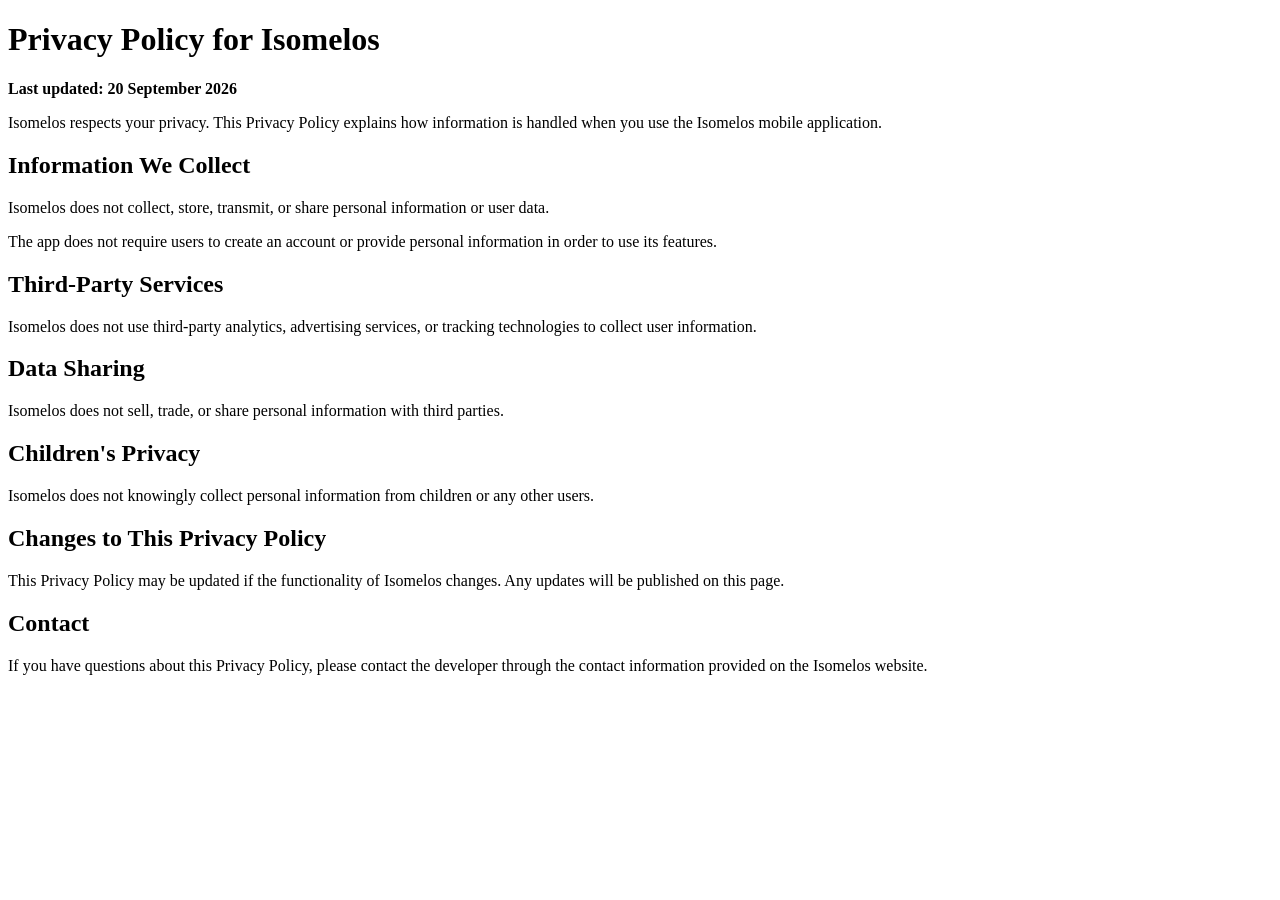
<file: privacy-policy.html>
<!DOCTYPE html>
<html lang="en">
<head>
    <meta charset="UTF-8">
    <meta name="viewport" content="width=device-width, initial-scale=1.0">
    <title>Privacy Policy - Isomelos</title>
</head>

<body>
    <h1>Privacy Policy for Isomelos</h1>

    <p><strong>Last updated: 20 September 2026</strong></p>

    <p>
        Isomelos respects your privacy. This Privacy Policy explains how
        information is handled when you use the Isomelos mobile application.
    </p>

    <h2>Information We Collect</h2>

    <p>
        Isomelos does not collect, store, transmit, or share personal
        information or user data.
    </p>

    <p>
        The app does not require users to create an account or provide
        personal information in order to use its features.
    </p>

    <h2>Third-Party Services</h2>

    <p>
        Isomelos does not use third-party analytics, advertising services,
        or tracking technologies to collect user information.
    </p>

    <h2>Data Sharing</h2>

    <p>
        Isomelos does not sell, trade, or share personal information with
        third parties.
    </p>

    <h2>Children's Privacy</h2>

    <p>
        Isomelos does not knowingly collect personal information from
        children or any other users.
    </p>

    <h2>Changes to This Privacy Policy</h2>

    <p>
        This Privacy Policy may be updated if the functionality of Isomelos
        changes. Any updates will be published on this page.
    </p>

    <h2>Contact</h2>

    <p>
        If you have questions about this Privacy Policy, please contact the
        developer through the contact information provided on the Isomelos
        website.
    </p>

</body>
</html>
</file>
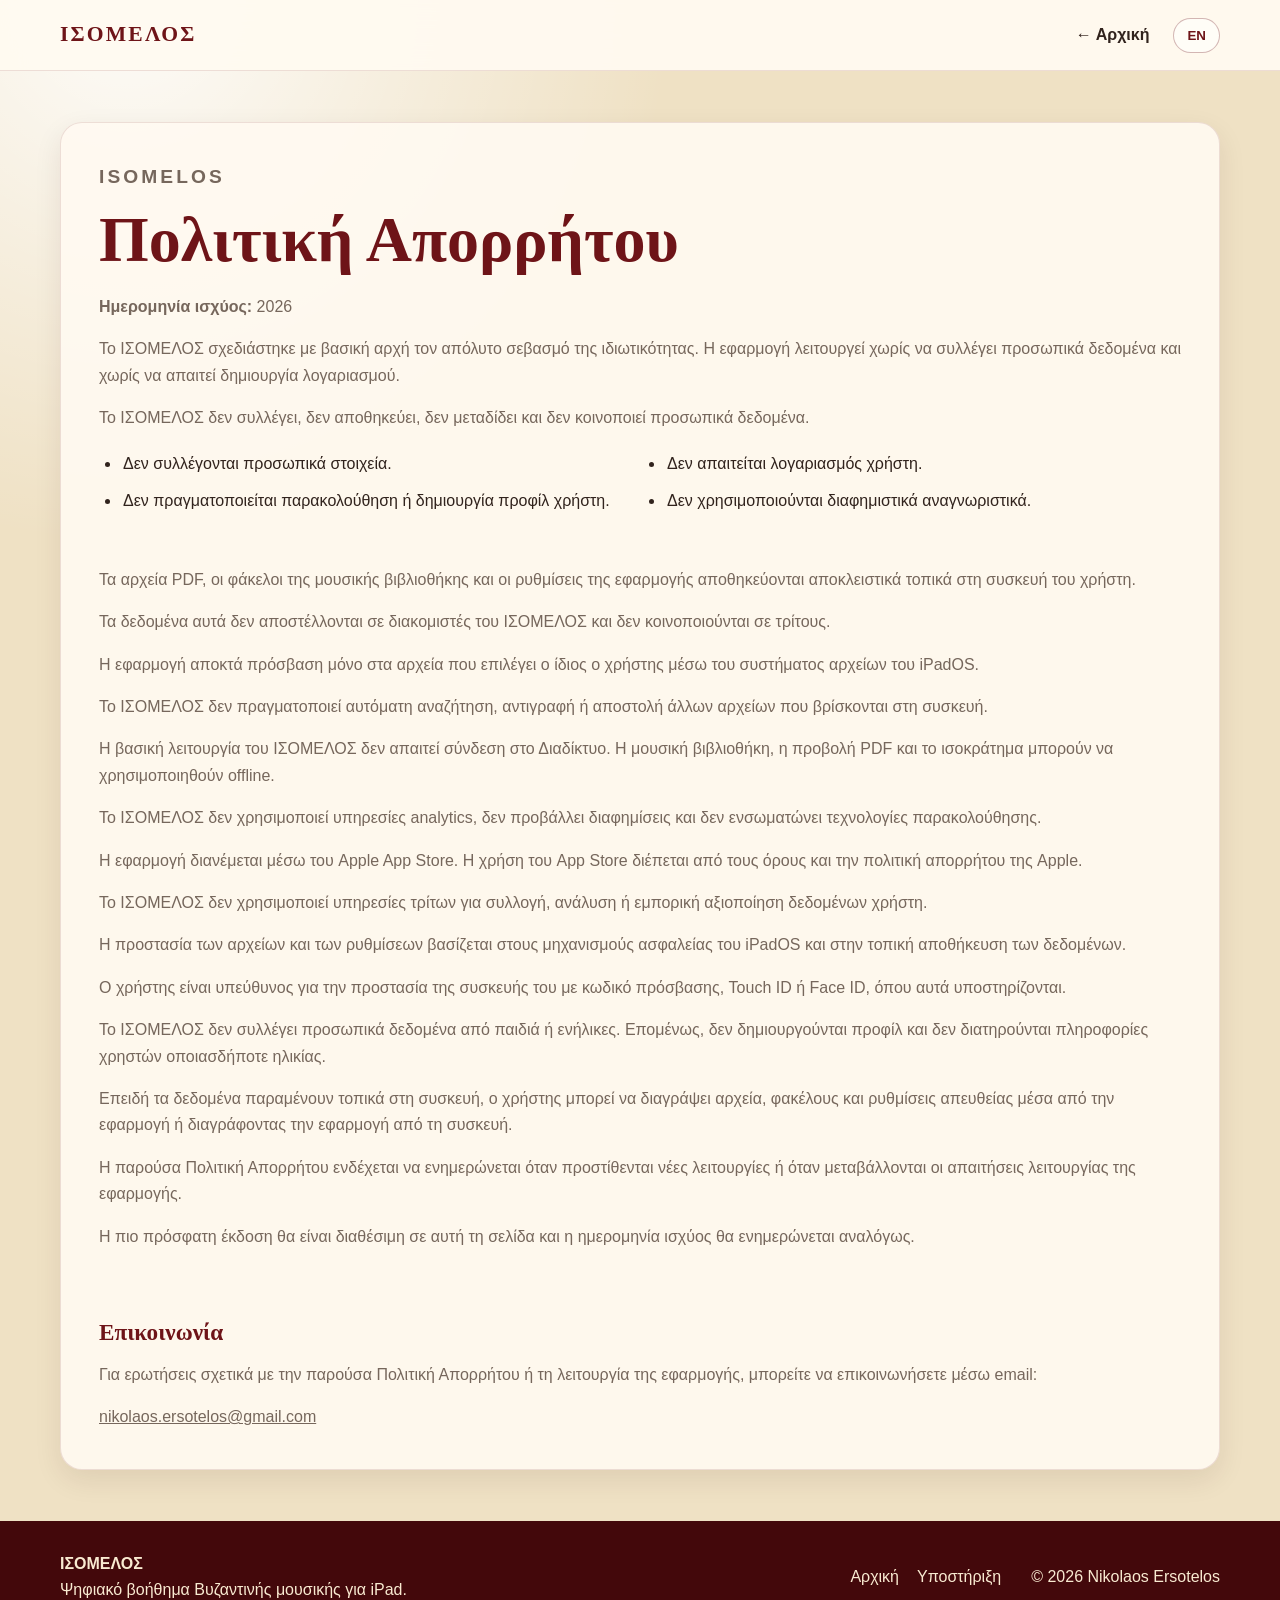
<file: privacy.html>
<!doctype html>
<html lang="el">

<head>
  <meta charset="utf-8">

  <meta
    name="viewport"
    content="width=device-width, initial-scale=1"
  >

  <meta
    name="description"
    content="Πολιτική Απορρήτου της εφαρμογής ΙΣΟΜΕΛΟΣ για iPad."
  >

  <meta
    name="theme-color"
    content="#6e1418"
  >

  <title>ΙΣΟΜΕΛΟΣ — Πολιτική Απορρήτου</title>

  <link
    rel="icon"
    href="favicon.ico"
    sizes="any"
  >

  <link
    rel="icon"
    type="image/png"
    sizes="32x32"
    href="favicon-32.png"
  >

  <link
    rel="icon"
    type="image/png"
    sizes="192x192"
    href="favicon-192.png"
  >

  <link
    rel="apple-touch-icon"
    sizes="180x180"
    href="favicon-180.png"
  >

  <link
    rel="stylesheet"
    href="css/styles.css"
  >

  <script
    src="js/app.js"
    defer
  ></script>
</head>

<body>

  <header class="site-header">

    <div class="nav-wrap">

      <a
        class="brand"
        href="index.html"
      >
        ΙΣΟΜΕΛΟΣ
      </a>

      <nav id="nav">

        <a
          href="index.html"
          data-el="← Αρχική"
          data-en="← Home"
        >
          ← Αρχική
        </a>

      </nav>

      <button
        id="menuBtn"
        class="menu-btn"
        type="button"
        aria-expanded="false"
        aria-controls="nav"
        aria-label="Άνοιγμα μενού"
      >
        ☰
      </button>

      <button
        id="langBtn"
        class="lang-btn"
        type="button"
        aria-label="Αλλαγή γλώσσας"
      >
        EN
      </button>

    </div>

  </header>


  <main class="section">

    <article class="panel">

      <p class="eyebrow">
        ISOMELOS
      </p>

      <h1
        data-el="Πολιτική Απορρήτου"
        data-en="Privacy Policy"
      >
        Πολιτική Απορρήτου
      </h1>

      <p>
        <strong
          data-el="Ημερομηνία ισχύος:"
          data-en="Effective date:"
        >
          Ημερομηνία ισχύος:
        </strong>

        2026
      </p>

      <p
        data-el="Το ΙΣΟΜΕΛΟΣ σχεδιάστηκε με βασική αρχή τον απόλυτο σεβασμό της ιδιωτικότητας. Η εφαρμογή λειτουργεί χωρίς να συλλέγει προσωπικά δεδομένα και χωρίς να απαιτεί δημιουργία λογαριασμού."
        data-en="ISOMELOS has been designed with privacy as a core principle. The application operates without collecting personal information and without requiring user registration."
      >
        Το ΙΣΟΜΕΛΟΣ σχεδιάστηκε με βασική αρχή τον απόλυτο
        σεβασμό της ιδιωτικότητας. Η εφαρμογή λειτουργεί χωρίς
        να συλλέγει προσωπικά δεδομένα και χωρίς να απαιτεί
        δημιουργία λογαριασμού.
      </p>

      <p
        data-el="Το ΙΣΟΜΕΛΟΣ δεν συλλέγει, δεν αποθηκεύει, δεν μεταδίδει και δεν κοινοποιεί προσωπικά δεδομένα."
        data-en="ISOMELOS does not collect, store, transmit or share personal information."
      >
        Το ΙΣΟΜΕΛΟΣ δεν συλλέγει, δεν αποθηκεύει,
        δεν μεταδίδει και δεν κοινοποιεί προσωπικά δεδομένα.
      </p>

      <ul class="feature-list">

        <li
          data-el="Δεν συλλέγονται προσωπικά στοιχεία."
          data-en="No personal information is collected."
        >
          Δεν συλλέγονται προσωπικά στοιχεία.
        </li>

        <li
          data-el="Δεν απαιτείται λογαριασμός χρήστη."
          data-en="No user account is required."
        >
          Δεν απαιτείται λογαριασμός χρήστη.
        </li>

        <li
          data-el="Δεν πραγματοποιείται παρακολούθηση ή δημιουργία προφίλ χρήστη."
          data-en="No user tracking or profiling is performed."
        >
          Δεν πραγματοποιείται παρακολούθηση ή δημιουργία
          προφίλ χρήστη.
        </li>

        <li
          data-el="Δεν χρησιμοποιούνται διαφημιστικά αναγνωριστικά."
          data-en="No advertising identifiers are used."
        >
          Δεν χρησιμοποιούνται διαφημιστικά αναγνωριστικά.
        </li>

      </ul>
		
		<br></br>

      <p
        data-el="Τα αρχεία PDF, οι φάκελοι της μουσικής βιβλιοθήκης και οι ρυθμίσεις της εφαρμογής αποθηκεύονται αποκλειστικά τοπικά στη συσκευή του χρήστη."
        data-en="PDF files, music library folders and application settings are stored exclusively and locally on the user's device."
      >
        Τα αρχεία PDF, οι φάκελοι της μουσικής βιβλιοθήκης
        και οι ρυθμίσεις της εφαρμογής αποθηκεύονται
        αποκλειστικά τοπικά στη συσκευή του χρήστη.
      </p>

      <p
        data-el="Τα δεδομένα αυτά δεν αποστέλλονται σε διακομιστές του ΙΣΟΜΕΛΟΣ και δεν κοινοποιούνται σε τρίτους."
        data-en="This information is not sent to ISOMELOS servers and is not shared with third parties."
      >
        Τα δεδομένα αυτά δεν αποστέλλονται σε διακομιστές
        του ΙΣΟΜΕΛΟΣ και δεν κοινοποιούνται σε τρίτους.
      </p>

      <p
        data-el="Η εφαρμογή αποκτά πρόσβαση μόνο στα αρχεία που επιλέγει ο ίδιος ο χρήστης μέσω του συστήματος αρχείων του iPadOS."
        data-en="The application accesses only the files that the user explicitly selects through the iPadOS file system."
      >
        Η εφαρμογή αποκτά πρόσβαση μόνο στα αρχεία που επιλέγει
        ο ίδιος ο χρήστης μέσω του συστήματος αρχείων του iPadOS.
      </p>

      <p
        data-el="Το ΙΣΟΜΕΛΟΣ δεν πραγματοποιεί αυτόματη αναζήτηση, αντιγραφή ή αποστολή άλλων αρχείων που βρίσκονται στη συσκευή."
        data-en="ISOMELOS does not automatically scan, copy or upload other files stored on the device."
      >
        Το ΙΣΟΜΕΛΟΣ δεν πραγματοποιεί αυτόματη αναζήτηση,
        αντιγραφή ή αποστολή άλλων αρχείων που βρίσκονται
        στη συσκευή.
      </p>

      <p
        data-el="Η βασική λειτουργία του ΙΣΟΜΕΛΟΣ δεν απαιτεί σύνδεση στο Διαδίκτυο. Η μουσική βιβλιοθήκη, η προβολή PDF και το ισοκράτημα μπορούν να χρησιμοποιηθούν offline."
        data-en="The core functionality of ISOMELOS does not require an Internet connection. The music library, PDF viewer and ison features can be used offline."
      >
        Η βασική λειτουργία του ΙΣΟΜΕΛΟΣ δεν απαιτεί σύνδεση
        στο Διαδίκτυο. Η μουσική βιβλιοθήκη, η προβολή PDF
        και το ισοκράτημα μπορούν να χρησιμοποιηθούν offline.
      </p>

      <p
        data-el="Το ΙΣΟΜΕΛΟΣ δεν χρησιμοποιεί υπηρεσίες analytics, δεν προβάλλει διαφημίσεις και δεν ενσωματώνει τεχνολογίες παρακολούθησης."
        data-en="ISOMELOS does not use analytics services, does not display advertising and does not include tracking technologies."
      >
        Το ΙΣΟΜΕΛΟΣ δεν χρησιμοποιεί υπηρεσίες analytics,
        δεν προβάλλει διαφημίσεις και δεν ενσωματώνει
        τεχνολογίες παρακολούθησης.
      </p>

      <p
        data-el="Η εφαρμογή διανέμεται μέσω του Apple App Store. Η χρήση του App Store διέπεται από τους όρους και την πολιτική απορρήτου της Apple."
        data-en="The application is distributed through Apple's App Store. Use of the App Store is governed by Apple's terms and privacy policy."
      >
        Η εφαρμογή διανέμεται μέσω του Apple App Store.
        Η χρήση του App Store διέπεται από τους όρους και
        την πολιτική απορρήτου της Apple.
      </p>

      <p
        data-el="Το ΙΣΟΜΕΛΟΣ δεν χρησιμοποιεί υπηρεσίες τρίτων για συλλογή, ανάλυση ή εμπορική αξιοποίηση δεδομένων χρήστη."
        data-en="ISOMELOS does not use third-party services to collect, analyse or commercially exploit user data."
      >
        Το ΙΣΟΜΕΛΟΣ δεν χρησιμοποιεί υπηρεσίες τρίτων για
        συλλογή, ανάλυση ή εμπορική αξιοποίηση δεδομένων χρήστη.
      </p>

      <p
        data-el="Η προστασία των αρχείων και των ρυθμίσεων βασίζεται στους μηχανισμούς ασφαλείας του iPadOS και στην τοπική αποθήκευση των δεδομένων."
        data-en="The protection of files and settings is based on iPadOS security mechanisms and local data storage."
      >
        Η προστασία των αρχείων και των ρυθμίσεων βασίζεται
        στους μηχανισμούς ασφαλείας του iPadOS και στην τοπική
        αποθήκευση των δεδομένων.
      </p>

      <p
        data-el="Ο χρήστης είναι υπεύθυνος για την προστασία της συσκευής του με κωδικό πρόσβασης, Touch ID ή Face ID, όπου αυτά υποστηρίζονται."
        data-en="The user is responsible for protecting the device with a passcode, Touch ID or Face ID where supported."
      >
        Ο χρήστης είναι υπεύθυνος για την προστασία της
        συσκευής του με κωδικό πρόσβασης, Touch ID ή Face ID,
        όπου αυτά υποστηρίζονται.
      </p>

      <p
        data-el="Το ΙΣΟΜΕΛΟΣ δεν συλλέγει προσωπικά δεδομένα από παιδιά ή ενήλικες. Επομένως, δεν δημιουργούνται προφίλ και δεν διατηρούνται πληροφορίες χρηστών οποιασδήποτε ηλικίας."
        data-en="ISOMELOS does not collect personal information from children or adults. Therefore, no profiles are created and no user information is retained for users of any age."
      >
        Το ΙΣΟΜΕΛΟΣ δεν συλλέγει προσωπικά δεδομένα από παιδιά
        ή ενήλικες. Επομένως, δεν δημιουργούνται προφίλ και
        δεν διατηρούνται πληροφορίες χρηστών οποιασδήποτε ηλικίας.
      </p>

      <p
        data-el="Επειδή τα δεδομένα παραμένουν τοπικά στη συσκευή, ο χρήστης μπορεί να διαγράψει αρχεία, φακέλους και ρυθμίσεις απευθείας μέσα από την εφαρμογή ή διαγράφοντας την εφαρμογή από τη συσκευή."
        data-en="Because data remains locally on the device, users can delete files, folders and settings directly through the application or by removing the application from the device."
      >
        Επειδή τα δεδομένα παραμένουν τοπικά στη συσκευή,
        ο χρήστης μπορεί να διαγράψει αρχεία, φακέλους και
        ρυθμίσεις απευθείας μέσα από την εφαρμογή ή διαγράφοντας
        την εφαρμογή από τη συσκευή.
      </p>

      <p
        data-el="Η παρούσα Πολιτική Απορρήτου ενδέχεται να ενημερώνεται όταν προστίθενται νέες λειτουργίες ή όταν μεταβάλλονται οι απαιτήσεις λειτουργίας της εφαρμογής."
        data-en="This Privacy Policy may be updated when new features are introduced or when the application's operational requirements change."
      >
        Η παρούσα Πολιτική Απορρήτου ενδέχεται να ενημερώνεται
        όταν προστίθενται νέες λειτουργίες ή όταν μεταβάλλονται
        οι απαιτήσεις λειτουργίας της εφαρμογής.
      </p>

      <p
        data-el="Η πιο πρόσφατη έκδοση θα είναι διαθέσιμη σε αυτή τη σελίδα και η ημερομηνία ισχύος θα ενημερώνεται αναλόγως."
        data-en="The latest version will remain available on this page and the effective date will be updated accordingly."
      >
        Η πιο πρόσφατη έκδοση θα είναι διαθέσιμη σε αυτή
        τη σελίδα και η ημερομηνία ισχύος θα ενημερώνεται
        αναλόγως.
      </p>

	  <br></br>
      <h3
        data-el="Επικοινωνία"
        data-en="Contact"
      >
        Επικοινωνία
      </h3>

      <p
        data-el="Για ερωτήσεις σχετικά με την παρούσα Πολιτική Απορρήτου ή τη λειτουργία της εφαρμογής, μπορείτε να επικοινωνήσετε μέσω email:"
        data-en="For questions about this Privacy Policy or the operation of the application, you may contact us by email:"
      >
        Για ερωτήσεις σχετικά με την παρούσα Πολιτική Απορρήτου
        ή τη λειτουργία της εφαρμογής, μπορείτε να επικοινωνήσετε
        μέσω email:
      </p>

      <p>
        <a href="mailto:nikolaos.ersotelos@gmail.com">
          nikolaos.ersotelos@gmail.com
        </a>
      </p>

    </article>

  </main>


  <footer>

    <div>
      <strong>ΙΣΟΜΕΛΟΣ</strong>

      <p
        data-el="Ψηφιακό βοήθημα Βυζαντινής μουσικής για iPad."
        data-en="Digital companion for Byzantine chant on iPad."
      >
        Ψηφιακό βοήθημα Βυζαντινής μουσικής για iPad.
      </p>
    </div>

    <div class="footer-links">

      <a
        href="index.html"
        data-el="Αρχική"
        data-en="Home"
      >
        Αρχική
      </a>

      <a
        href="mailto:nikolaos.ersotelos@gmail.com"
        data-el="Υποστήριξη"
        data-en="Support"
      >
        Υποστήριξη
      </a>

    </div>

    <p>
      © 2026 Nikolaos Ersotelos
    </p>

  </footer>

</body>
</html>
</file>
<file: css/styles.css>
/* ==================================================
   1. DESIGN TOKENS
================================================== */

:root {
  --burgundy: #6e1418;
  --burgundy-dark: #43080b;
  --gold: #c99b4b;

  --paper: #efe1c4;
  --paper-light: #fffaf1;

  --text: #31231d;
  --text-muted: #76675c;

  --border: rgba(110, 20, 24, 0.12);
  --card-background: rgba(255, 250, 241, 0.91);

  --shadow-small: 0 10px 28px rgba(58, 25, 12, 0.09);
  --shadow-large: 0 20px 55px rgba(58, 25, 12, 0.16);

  --content-width: 1160px;
  --hero-width: 1520px;

  --radius-small: 14px;
  --radius-medium: 22px;
  --radius-large: 28px;

  --section-spacing: clamp(32px, 4vw, 56px);
  --content-spacing: 24px;
  --card-gap: 22px;
}

/* ===========================
   Videos
=========================== */
.download-buttons{
    margin-top:35px;
    display:flex;
    justify-content:center;
    gap:20px;
    flex-wrap:wrap;
}

.appstore-button{
    background:#8b1d1d;
    color:white;
    text-decoration:none;
    padding:16px 34px;
    border-radius:12px;
    font-size:1.1rem;
    font-weight:700;
    transition:.25s;
}

.appstore-button:hover{
    background:#6f1717;
    transform:translateY(-2px);
}

.secondary-button{
    background:white;
    color:#8b1d1d;
    border:2px solid #8b1d1d;
    text-decoration:none;
    padding:16px 34px;
    border-radius:12px;
    font-size:1.1rem;
    font-weight:700;
    transition:.25s;
}

.secondary-button:hover{
    background:#8b1d1d;
    color:white;
}
.download-section{
    padding:70px 20px;
    text-align:center;
    background:#faf8f4;
}

.download-section h2{
    font-size:2.2rem;
    color:#5a0d12;
    margin-bottom:15px;
}

.download-section p{
    max-width:800px;
    margin:0 auto 30px;
    font-size:1.1rem;
    line-height:1.7;
    color:#555;
}

.download-section img{
    transition:.25s;
}

.download-section img:hover{
    transform:scale(1.05);
}

.video-section {
    max-width: 1200px;
    margin: 70px auto;
    padding: 0 20px;
    text-align: center;
}

.video-section h2 {
    margin-bottom: 15px;
}

.video-section p {
    color: #666;
    margin-bottom: 40px;
}

.video-grid {
    display: grid;
    grid-template-columns: repeat(auto-fit, minmax(420px, 1fr));
    gap: 30px;
}

.video-card {
    background: #fff;
    border-radius: 14px;
    box-shadow: 0 10px 25px rgba(0,0,0,.08);
    padding: 20px;
}

.video-card h3 {
    margin-bottom: 15px;
}

.video-card iframe {
    width: 100%;
    aspect-ratio: 16 / 9;
    border: none;
    border-radius: 10px;
}


/* ==================================================
   2. RESET AND BASE STYLES
================================================== */

html {
  scroll-behavior: smooth;
}

*,
*::before,
*::after {
  box-sizing: border-box;
}

body {
  margin: 0;
  min-width: 320px;

  font-family:
    -apple-system,
    BlinkMacSystemFont,
    "Segoe UI",
    Arial,
    sans-serif;

  color: var(--text);
  line-height: 1.65;

  background:
    radial-gradient(
      circle at 10% 0%,
      rgba(255, 255, 255, 0.9),
      transparent 34rem
    ),
    var(--paper);
}

img {
  display: block;
  max-width: 100%;
  height: auto;
}

a {
  color: inherit;
}

button,
a {
  -webkit-tap-highlight-color: transparent;
}


/* ==================================================
   3. TYPOGRAPHY
================================================== */

h1,
h2,
h3 {
  margin-top: 0;
  margin-bottom: 16px;

  font-family: Georgia, "Times New Roman", serif;
  color: var(--burgundy);
  line-height: 1.17;
}

h1 {
  max-width: 900px;
  font-size: clamp(2.1rem, 5vw, 4.6rem);
}

h2 {
  font-size: clamp(1.75rem, 3.5vw, 3rem);
}

h3 {
  font-size: clamp(1.3rem, 2vw, 1.45rem);
}

p {
  margin-top: 0;
  margin-bottom: 16px;
}

p:last-child {
  margin-bottom: 0;
}

.eyebrow {
  margin-bottom: 10px;

  color: var(--burgundy);
  font-size: 1.2rem;
  font-weight: 900;
  letter-spacing: 0.16em;
}

.lead {
  max-width: 850px;
  margin-bottom: 0;

  color: var(--text-muted);
  font-size: clamp(1.08rem, 1.7vw, 1.25rem);
}


/* ==================================================
   4. HEADER AND NAVIGATION
================================================== */

.site-header {
  position: sticky;
  top: 0;
  z-index: 20;

  background: rgba(255, 250, 241, 0.95);
  border-bottom: 1px solid var(--border);

  backdrop-filter: blur(16px);
  -webkit-backdrop-filter: blur(16px);
}

.nav-wrap {
  width: min(var(--content-width), calc(100% - 32px));
  min-height: 70px;
  margin: 0 auto;

  display: flex;
  align-items: center;
  gap: 24px;
}

.brand {
  margin-right: auto;

  color: var(--burgundy);
  font-family: Georgia, "Times New Roman", serif;
  font-size: clamp(1rem, 2vw, 1.35rem);
  font-weight: 700;
  letter-spacing: 0.1em;
  text-decoration: none;
}

nav {
  display: flex;
  align-items: center;
  gap: 24px;
}

nav a {
  font-weight: 700;
  text-decoration: none;
}

nav a:hover,
nav a:focus-visible {
  color: var(--burgundy);
}

.lang-btn,
.menu-btn {
  padding: 9px 13px;

  color: var(--burgundy);
  font-weight: 800;

  background: rgba(255, 255, 255, 0.53);
  border: 1px solid rgba(110, 20, 24, 0.3);
  border-radius: 999px;

  cursor: pointer;
}

.menu-btn {
  display: none;
}


/* ==================================================
   5. MAIN LAYOUT
================================================== */

.wide {
  width: min(var(--hero-width), calc(100% - 28px));
  margin: 0 auto;
}

.section {
  width: min(var(--content-width), calc(100% - 40px));
  margin: 0 auto;

  /*
   Reduced from:
   clamp(58px, 8vw, 104px)
  */
  padding: var(--section-spacing) 0;
}

/*
Reduce the space where two normal sections meet.
*/

.section + .section {
  padding-top: clamp(20px, 3vw, 36px);
}

/*
Prevent extra spacing before the footer.
*/

main > .section:last-child {
  padding-bottom: clamp(36px, 4vw, 52px);
}


/* ==================================================
   6. HERO
================================================== */

.hero {
    padding-top: 16px;
    padding-bottom: 12px;
}

.hero img {
  width: 100%;

  border-radius: 24px;
  box-shadow: var(--shadow-large);
}

.actions {
  margin-top: 20px;

  display: flex;
  justify-content: center;
  flex-wrap: wrap;
  gap: 14px;
}


/* ==================================================
   7. BUTTONS
================================================== */

.btn {
  min-height: 50px;
  padding: 12px 22px;

  display: inline-flex;
  align-items: center;
  justify-content: center;

  font-weight: 800;
  line-height: 1.25;
  text-align: center;
  text-decoration: none;

  border: 1px solid transparent;
  border-radius: 12px;

  transition:
    transform 0.2s ease,
    background-color 0.2s ease,
    box-shadow 0.2s ease;
}

.btn:hover {
  transform: translateY(-2px);
}

.primary {
  color: #ffffff;
  background: var(--burgundy);
}

.primary:hover {
  background: var(--burgundy-dark);
}

.secondary {
  color: var(--burgundy);
  background: rgba(255, 255, 255, 0.53);
  border-color: var(--burgundy);
}

.ghost {
  color: var(--text);
  background: rgba(255, 255, 255, 0.27);
  border-color: rgba(0, 0, 0, 0.13);
}

.light {
  color: var(--burgundy-dark);
  background: #fff7e9;
}

.disabled {
  opacity: 0.65;
  pointer-events: none;
}


/* ==================================================
   8. PANELS AND CARDS
================================================== */

.panel,
.card,
.support {
  background: var(--card-background);
  border: 1px solid var(--border);
  box-shadow: var(--shadow-small);
}

.panel {
  padding: clamp(24px, 3vw, 38px);
  border-radius: var(--radius-medium);
}

.panel + .panel {
  margin-top: 24px;
}

.card {
  padding: 28px;
  border-radius: var(--radius-medium);
}

.card p,
.panel p,
.split p {
  color: var(--text-muted);
}

.card span {
  width: 56px;
  height: 56px;
  margin-bottom: 18px;

  display: grid;
  place-items: center;

  color: var(--gold);
  font-weight: 900;

  background: var(--burgundy);
  border-radius: 16px;
}


/* ==================================================
   9. CONTENT GRID
================================================== */

.grid {
  margin-top: 26px;

  display: grid;
  grid-template-columns: repeat(2, minmax(0, 1fr));
  gap: var(--card-gap);
}


/* ==================================================
   10. FEATURE LIST
================================================== */

.feature-list {
  margin-top: 20px;
  margin-bottom: 0;
  padding-left: 22px;

  display: grid;
  grid-template-columns: repeat(2, minmax(0, 1fr));
  gap: 10px 28px;
}

.feature-list li {
  padding-left: 2px;
}


/* ==================================================
   11. SPLIT LAYOUT
================================================== */

.split {
  display: grid;
  grid-template-columns: minmax(0, 1.05fr) minmax(320px, 0.95fr);
  align-items: start;
  gap: clamp(32px, 5vw, 56px);
}


/* ==================================================
   12. CHECK LIST
================================================== */

.checks {
  margin: 0;
  padding: 0;

  display: grid;
  gap: 12px;

  list-style: none;
}

.checks li {
  position: relative;

  padding: 14px 18px 14px 46px;

  background: rgba(255, 250, 241, 0.87);
  border: 1px solid var(--border);
  border-radius: var(--radius-small);
}

.checks li::before {
  content: "✓";

  position: absolute;
  top: 13px;
  left: 18px;

  color: var(--burgundy);
  font-weight: 900;
}


/* ==================================================
   13. PRIVACY AND SUPPORT PANELS
================================================== */

.privacy,
.support {
  padding: clamp(26px, 4vw, 42px);

  display: flex;
  align-items: center;
  justify-content: space-between;
  gap: 28px;

  border-radius: var(--radius-large);
}

.privacy {
  color: #fff8ec;

  background:
    linear-gradient(
      135deg,
      var(--burgundy),
      var(--burgundy-dark)
    );
}

.privacy h2,
.privacy .eyebrow {
  color: var(--gold);
}

.privacy p {
  max-width: 780px;
}


/* ==================================================
   14. FINAL MESSAGE
================================================== */

.final-message {
  padding: clamp(28px, 4vw, 46px);

  color: #fff8ec;
  text-align: center;

  background:
    linear-gradient(
      135deg,
      var(--burgundy),
      var(--burgundy-dark)
    );

  border-radius: var(--radius-large);
  box-shadow: var(--shadow-large);
}

.final-message h2,
.final-message .eyebrow {
  color: var(--gold);
}

.final-message p {
  max-width: 800px;
  margin-right: auto;
  margin-left: auto;
}


/* ==================================================
   15. FOOTER
================================================== */

footer {
  padding:
    30px
    max(24px, calc((100vw - var(--content-width)) / 2));

  display: grid;
  grid-template-columns: 1.2fr auto auto;
  align-items: center;
  gap: 30px;

  color: #f9ead1;
  background: var(--burgundy-dark);
}

footer p {
  margin-bottom: 0;
}

.footer-links {
  display: flex;
  flex-wrap: wrap;
  gap: 18px;
}

.footer-links a {
  text-decoration: none;
}


/* ==================================================
   16. MEDIUM DESKTOPS AND TABLETS
================================================== */

@media (max-width: 1050px) {
  footer {
    grid-template-columns: 1fr auto;
  }

  footer > p {
    grid-column: 1 / -1;
  }
}


/* ==================================================
   17. TABLET NAVIGATION
================================================== */

@media (max-width: 820px) {
  .menu-btn {
    display: block;
    order: 2;
  }

  .lang-btn {
    order: 3;
  }

  nav {
    position: absolute;
    top: 70px;
    right: 16px;
    left: 16px;

    display: none;
    flex-direction: column;
    align-items: stretch;
    gap: 4px;

    padding: 14px;

    background: rgba(255, 250, 241, 0.98);
    border: 1px solid var(--border);
    border-radius: 16px;
    box-shadow: var(--shadow-large);
  }

  nav.open {
    display: flex;
  }

  nav a {
    padding: 11px 14px;
    border-radius: 10px;
  }

  nav a:hover {
    background: rgba(110, 20, 24, 0.07);
  }

  .split {
    grid-template-columns: 1fr;
    gap: 28px;
  }

  .privacy,
  .support {
    flex-direction: column;
    align-items: flex-start;
  }
}


/* ==================================================
   18. MOBILE
================================================== */

@media (max-width: 620px) {
  :root {
    --section-spacing: 36px;
    --card-gap: 16px;
  }

  .nav-wrap {
    width: calc(100% - 20px);
    min-height: 64px;
    gap: 10px;
  }

  nav {
    top: 64px;
    right: 10px;
    left: 10px;
  }

  .wide {
    width: calc(100% - 12px);
  }

  .hero {
    padding-top: 12px;
    padding-bottom: 14px;
  }

  .hero img {
    border-radius: 12px;
  }

  .actions {
    margin-top: 16px;
    display: grid;
    grid-template-columns: 1fr;
  }

  .btn {
    width: 100%;
  }

  .section {
    width: calc(100% - 28px);
    padding: var(--section-spacing) 0;
  }

  .section + .section {
    padding-top: 20px;
  }

  .grid,
  .feature-list {
    grid-template-columns: 1fr;
  }

  .grid {
    margin-top: 20px;
  }

  .panel {
    padding: 22px;
  }

  .card {
    padding: 22px;
  }

  .panel,
  .card,
  .privacy,
  .support,
  .final-message {
    border-radius: 18px;
  }

  .privacy,
  .support,
  .final-message {
    padding: 24px 22px;
  }

  footer {
    padding: 26px 20px;

    grid-template-columns: 1fr;
    gap: 18px;
  }
}


/* ==================================================
   19. VERY SMALL PHONES
================================================== */

@media (max-width: 390px) {
  .brand {
    font-size: 0.94rem;
    letter-spacing: 0.07em;
  }

  h1 {
    font-size: 2rem;
  }

  h2 {
    font-size: 1.65rem;
  }

  .section {
    width: calc(100% - 22px);
  }

  .panel,
  .card {
    padding: 20px;
  }
}


/* ==================================================
   20. REDUCED MOTION
================================================== */

@media (prefers-reduced-motion: reduce) {
  html {
    scroll-behavior: auto;
  }

  *,
  *::before,
  *::after {
    transition: none !important;
  }
}
</file>
